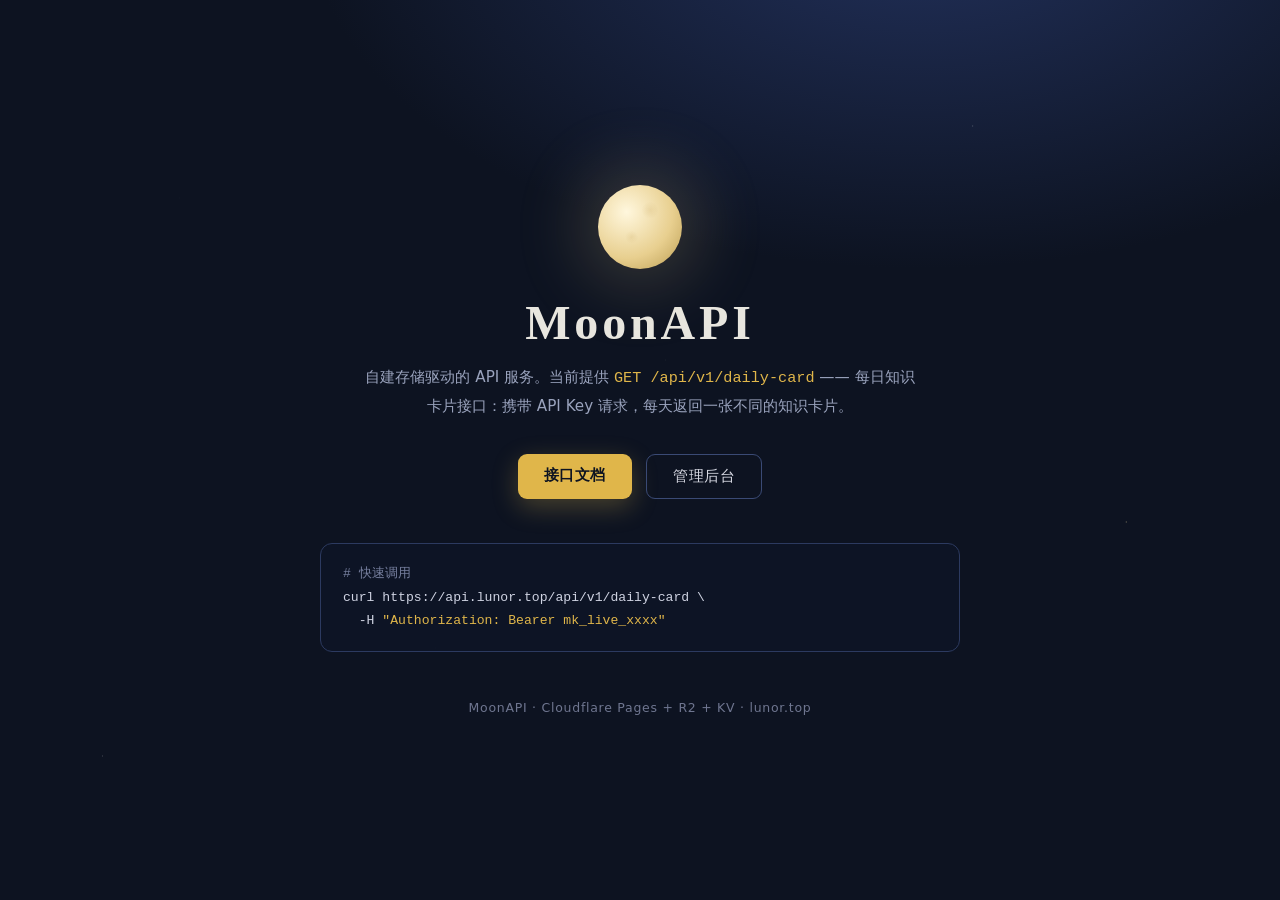
<file: public/index.html>
<!DOCTYPE html>
<html lang="zh-CN">
<head>
<meta charset="UTF-8">
<meta name="viewport" content="width=device-width, initial-scale=1.0">
<title>MoonAPI — 每日知识卡片 API</title>
<link rel="icon" href="data:image/svg+xml,<svg xmlns='http://www.w3.org/2000/svg' viewBox='0 0 100 100'><circle cx='50' cy='50' r='40' fill='%23e0b64a'/><circle cx='64' cy='42' r='34' fill='%230d1321'/></svg>">
<style>
  :root {
    --ink: #0d1321; --gold: #e0b64a; --gold-strong: #a8841a;
    --serif: Georgia, 'Times New Roman', 'Songti SC', 'SimSun', serif;
    --sans: 'Segoe UI', 'PingFang SC', 'Microsoft YaHei', system-ui, sans-serif;
    --mono: 'Cascadia Code', Consolas, 'Courier New', monospace;
  }
  * { box-sizing: border-box; margin: 0; padding: 0; }
  body {
    font-family: var(--sans); min-height: 100vh; color: #e8e6df;
    background: radial-gradient(1100px 640px at 72% -10%, #22315c 0%, var(--ink) 56%);
    display: flex; flex-direction: column; align-items: center; justify-content: center;
    padding: 48px 22px; position: relative; overflow-x: hidden;
  }
  .stars {
    position: fixed; inset: 0; pointer-events: none;
    background-image:
      radial-gradient(1px 1px at 14% 22%, #fff7 0, transparent 60%),
      radial-gradient(1.5px 1.5px at 76% 14%, #fff5 0, transparent 60%),
      radial-gradient(1px 1px at 34% 72%, #fff4 0, transparent 60%),
      radial-gradient(2px 2px at 88% 58%, #ffe9ad55 0, transparent 60%),
      radial-gradient(1px 1px at 52% 40%, #fff3 0, transparent 60%),
      radial-gradient(1.5px 1.5px at 8% 84%, #fff4 0, transparent 60%);
  }
  .moon {
    width: 84px; height: 84px; border-radius: 50%; margin-bottom: 26px;
    background: radial-gradient(circle at 34% 32%, #fff7dd, #e8cf8f 58%, #b99b4f);
    box-shadow: 0 0 70px 14px rgba(232, 207, 143, .22); position: relative;
  }
  .moon::after {
    content: ''; position: absolute; inset: 0; border-radius: 50%;
    background:
      radial-gradient(12px 12px at 62% 30%, #d9bd7d55 0, transparent 70%),
      radial-gradient(9px 9px at 40% 62%, #d9bd7d4d 0, transparent 70%);
  }
  h1 { font-family: var(--serif); font-size: clamp(2rem, 5vw, 3rem); letter-spacing: .08em; font-weight: 600; }
  .sub { margin: 14px 0 34px; color: #9aa3bd; text-align: center; max-width: 560px; line-height: 1.8; font-size: .95rem; }
  .sub .ep { font-family: var(--mono); color: var(--gold); }
  .actions { display: flex; gap: 14px; flex-wrap: wrap; justify-content: center; }
  a.btn {
    text-decoration: none; padding: 12px 26px; border-radius: 9px; font-size: .92rem; letter-spacing: .04em;
    transition: transform .15s, box-shadow .15s;
  }
  a.btn:hover { transform: translateY(-2px); }
  a.primary { background: var(--gold); color: var(--ink); font-weight: 700; box-shadow: 0 8px 26px rgba(224, 182, 74, .28); }
  a.ghost { border: 1px solid #3a4a75; color: #d7d9e3; }
  a.ghost:hover { border-color: var(--gold); color: var(--gold); }
  .snippet {
    margin-top: 44px; background: rgba(14, 20, 38, .85); border: 1px solid #2c3a60; border-radius: 12px;
    padding: 18px 22px; font-family: var(--mono); font-size: .82rem; color: #cfd3e2; max-width: 640px;
    width: 100%; overflow-x: auto; line-height: 1.8;
  }
  .snippet .c { color: #767f9e; }
  .snippet .k { color: var(--gold); }
  footer { margin-top: 48px; color: #6f7690; font-size: .78rem; letter-spacing: .06em; text-align: center; }
</style>
</head>
<body>
  <div class="stars" aria-hidden="true"></div>
  <div class="moon" aria-hidden="true"></div>
  <h1>MoonAPI</h1>
  <p class="sub">
    自建存储驱动的 API 服务。当前提供 <span class="ep">GET /api/v1/daily-card</span> ——
    每日知识卡片接口：携带 API Key 请求，每天返回一张不同的知识卡片。
  </p>
  <div class="actions">
    <a class="btn primary" href="/docs/">接口文档</a>
    <a class="btn ghost" href="/admin/">管理后台</a>
  </div>
  <div class="snippet">
    <span class="c"># 快速调用</span><br>
    curl https://api.lunor.top/api/v1/daily-card \<br>
    &nbsp;&nbsp;-H <span class="k">"Authorization: Bearer mk_live_xxxx"</span>
  </div>
  <footer>MoonAPI · Cloudflare Pages + R2 + KV · lunor.top</footer>
</body>
</html>
</file>
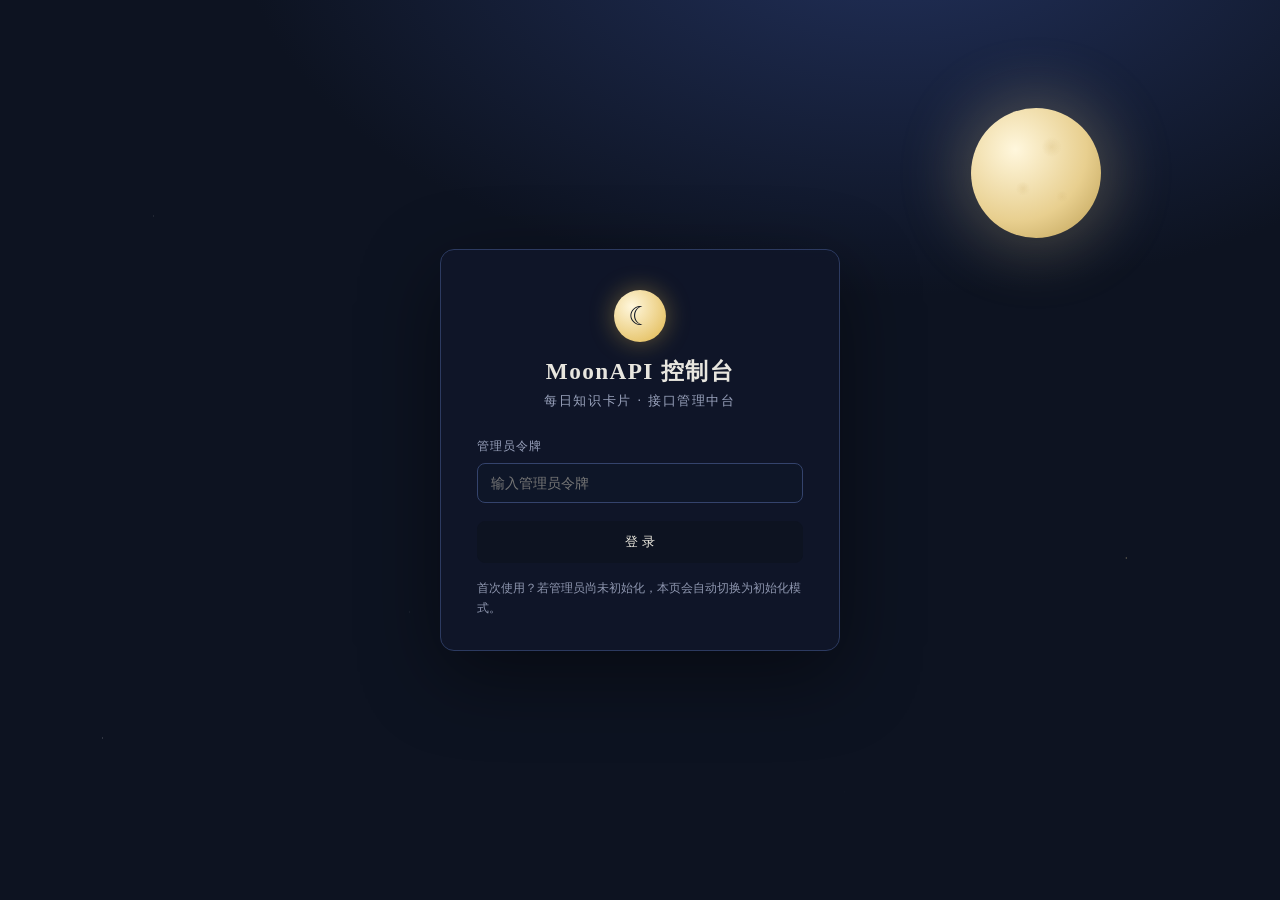
<file: public/admin/index.html>
<!DOCTYPE html>
<html lang="zh-CN">
<head>
<meta charset="UTF-8">
<meta name="viewport" content="width=device-width, initial-scale=1.0">
<title>MoonAPI 控制台</title>
<link rel="stylesheet" href="./style.css">
<link rel="icon" href="data:image/svg+xml,<svg xmlns='http://www.w3.org/2000/svg' viewBox='0 0 100 100'><circle cx='50' cy='50' r='40' fill='%23e0b64a'/><circle cx='64' cy='42' r='34' fill='%230d1321'/></svg>">
</head>
<body>

<!-- 登录 / 初始化屏 -->
<div id="auth-screen" class="auth-screen" hidden>
  <div class="starfield" aria-hidden="true"></div>
  <div class="moon-orb" aria-hidden="true"></div>
  <div class="auth-card">
    <div class="auth-brand">
      <span class="auth-logo" aria-hidden="true">☾</span>
      <h1>MoonAPI 控制台</h1>
      <p class="auth-sub">每日知识卡片 · 接口管理中台</p>
    </div>
    <form id="auth-form" autocomplete="off">
      <label id="auth-label" for="auth-token">管理员令牌</label>
      <input id="auth-token" type="password" minlength="8" required placeholder="输入管理员令牌">
      <button type="submit" class="btn btn-primary btn-block" id="auth-submit">登 录</button>
    </form>
    <p class="auth-hint" id="auth-hint"></p>
  </div>
</div>

<!-- 主界面 -->
<div id="app-screen" class="app-screen" hidden>
  <aside class="sidebar">
    <div class="brand">
      <span class="brand-mark" aria-hidden="true">☾</span>
      <div class="brand-text">
        <strong>MoonAPI</strong>
        <small>接口管理中台</small>
      </div>
    </div>
    <nav class="nav" aria-label="主导航">
      <a href="#/stats" data-nav="stats"><span class="nav-ico" aria-hidden="true">◔</span>数据概览</a>
      <a href="#/cards" data-nav="cards"><span class="nav-ico" aria-hidden="true">❖</span>知识卡片</a>
      <a href="#/daily" data-nav="daily"><span class="nav-ico" aria-hidden="true">☀</span>每日排期</a>
      <a href="#/proxy" data-nav="proxy"><span class="nav-ico" aria-hidden="true">⇄</span>代理服务</a>
      <a href="#/playground" data-nav="playground"><span class="nav-ico" aria-hidden="true">✦</span>试调用</a>
      <a href="#/media" data-nav="media"><span class="nav-ico" aria-hidden="true">▣</span>媒体库</a>
      <a href="#/keys" data-nav="keys"><span class="nav-ico" aria-hidden="true">⚿</span>API 密钥</a>
    </nav>
    <div class="sidebar-foot">
      <div class="stat-line" id="stat-cards">卡片 —</div>
      <div class="stat-line" id="stat-keys">密钥 —</div>
      <button class="link-btn" id="bg-toggle" title="切换背景主题">背景 · 月岩灰</button>
      <button class="link-btn" id="logout-btn">退出登录</button>
    </div>
  </aside>

  <main class="main">
    <header class="topbar">
      <div>
        <h2 id="view-title">知识卡片</h2>
        <p id="view-desc"></p>
      </div>
      <div class="topbar-date" id="topbar-date"></div>
    </header>
    <section id="view" class="view" aria-live="polite"></section>
  </main>
</div>

<div id="modal-root"></div>
<div id="toast-root" class="toast-root" aria-live="assertive"></div>

<script src="./app.js"></script>
</body>
</html>
</file>
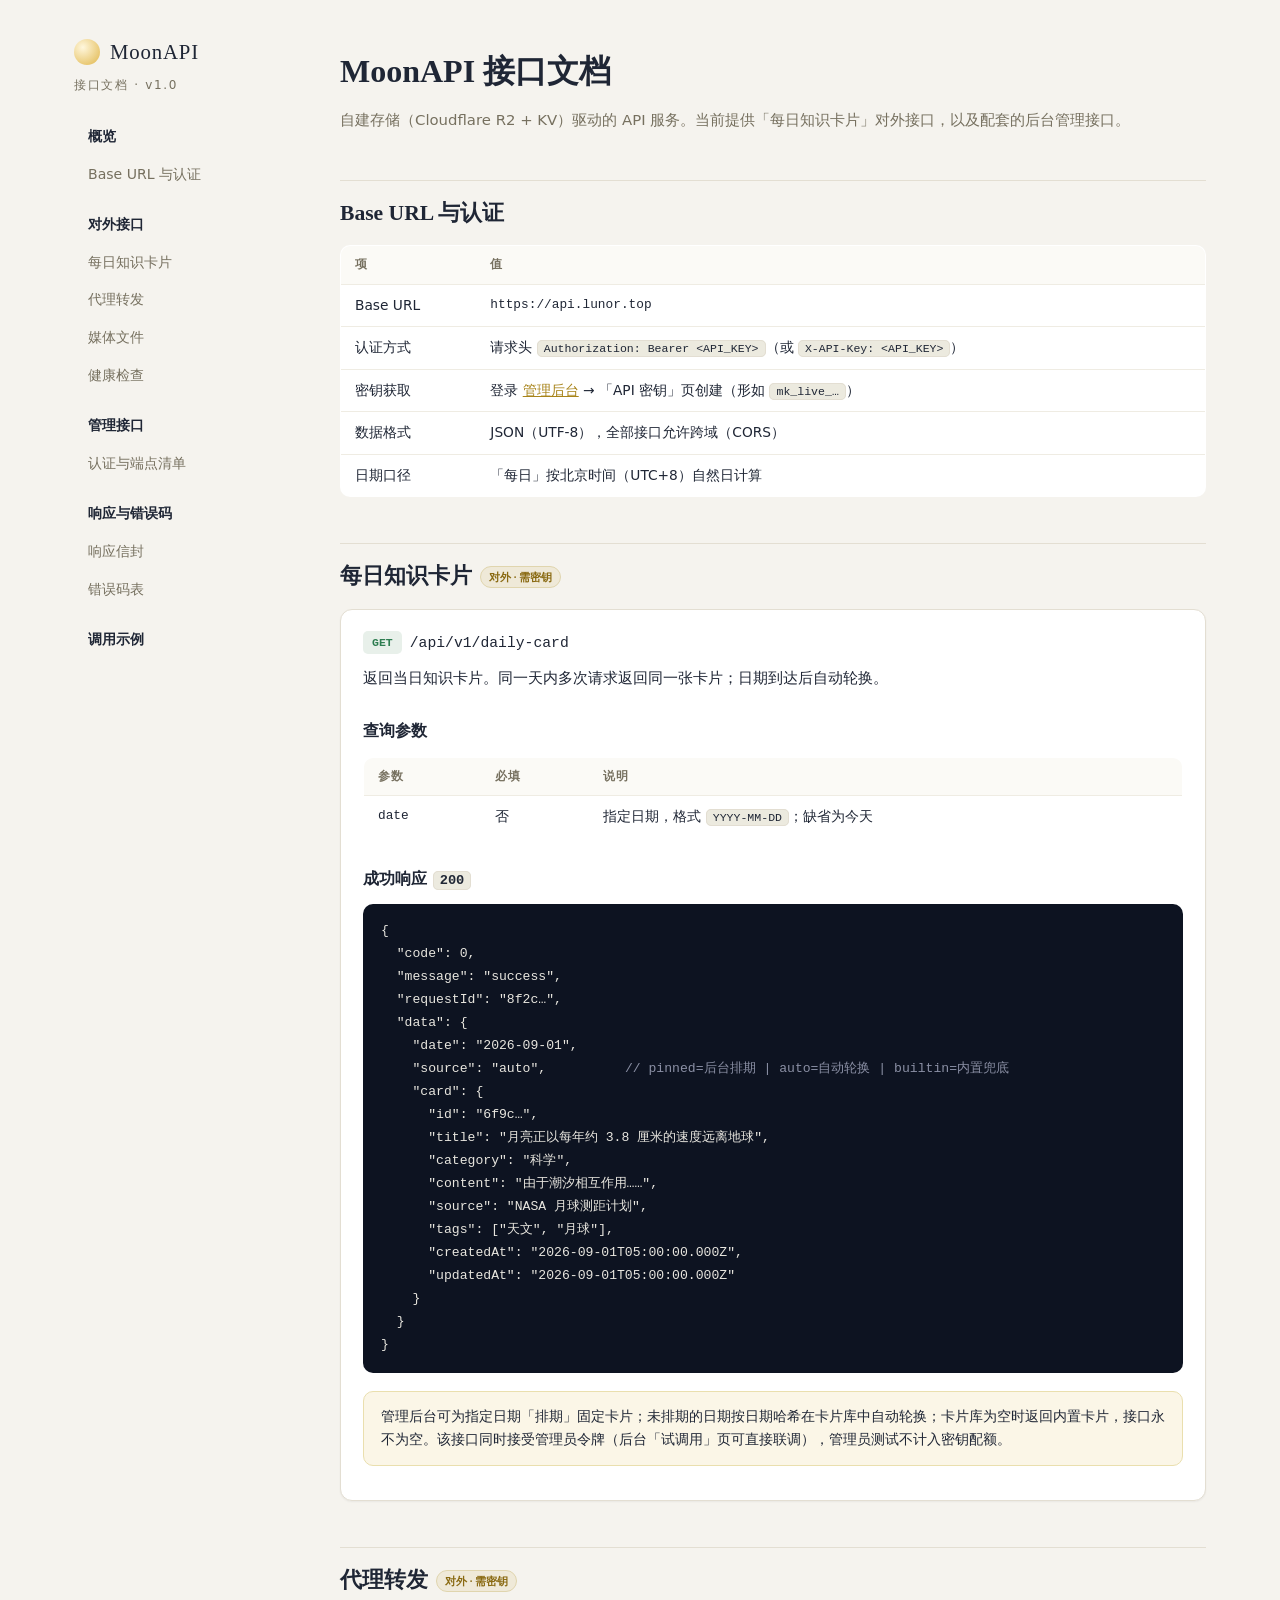
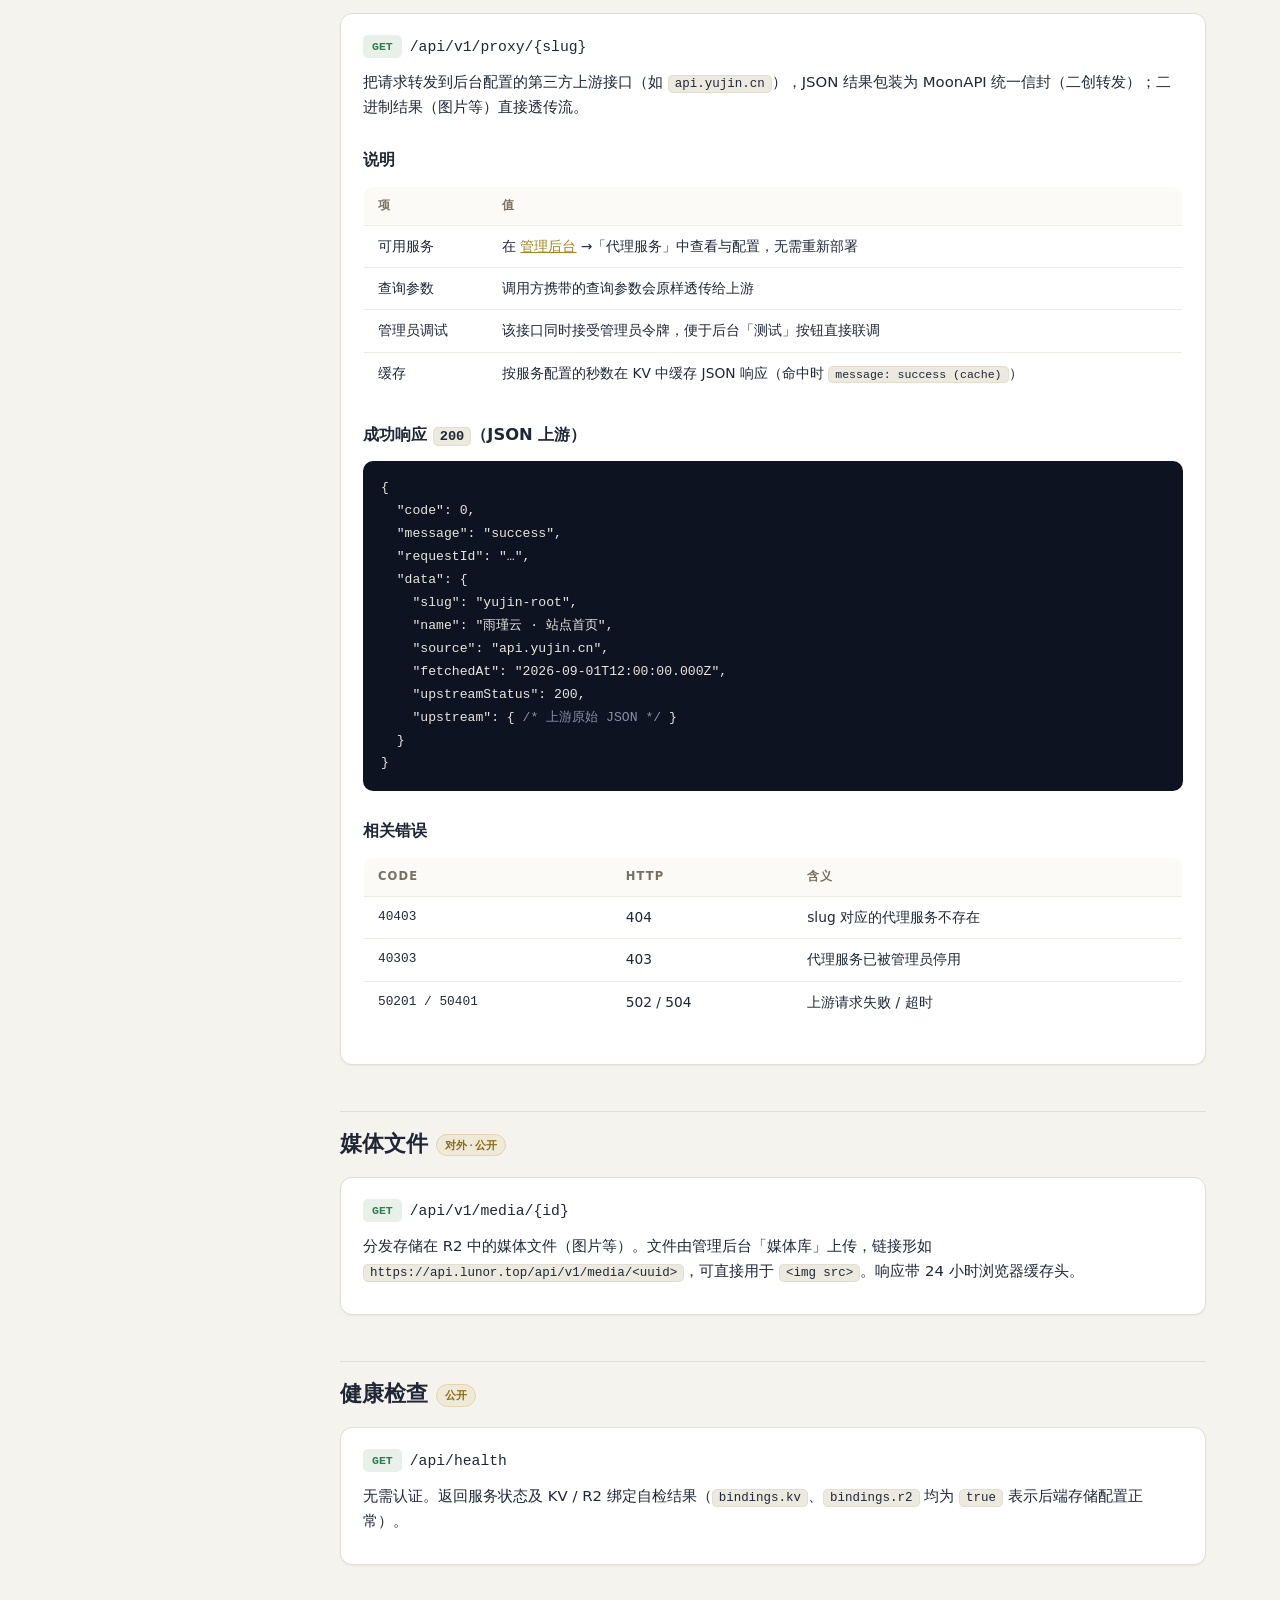
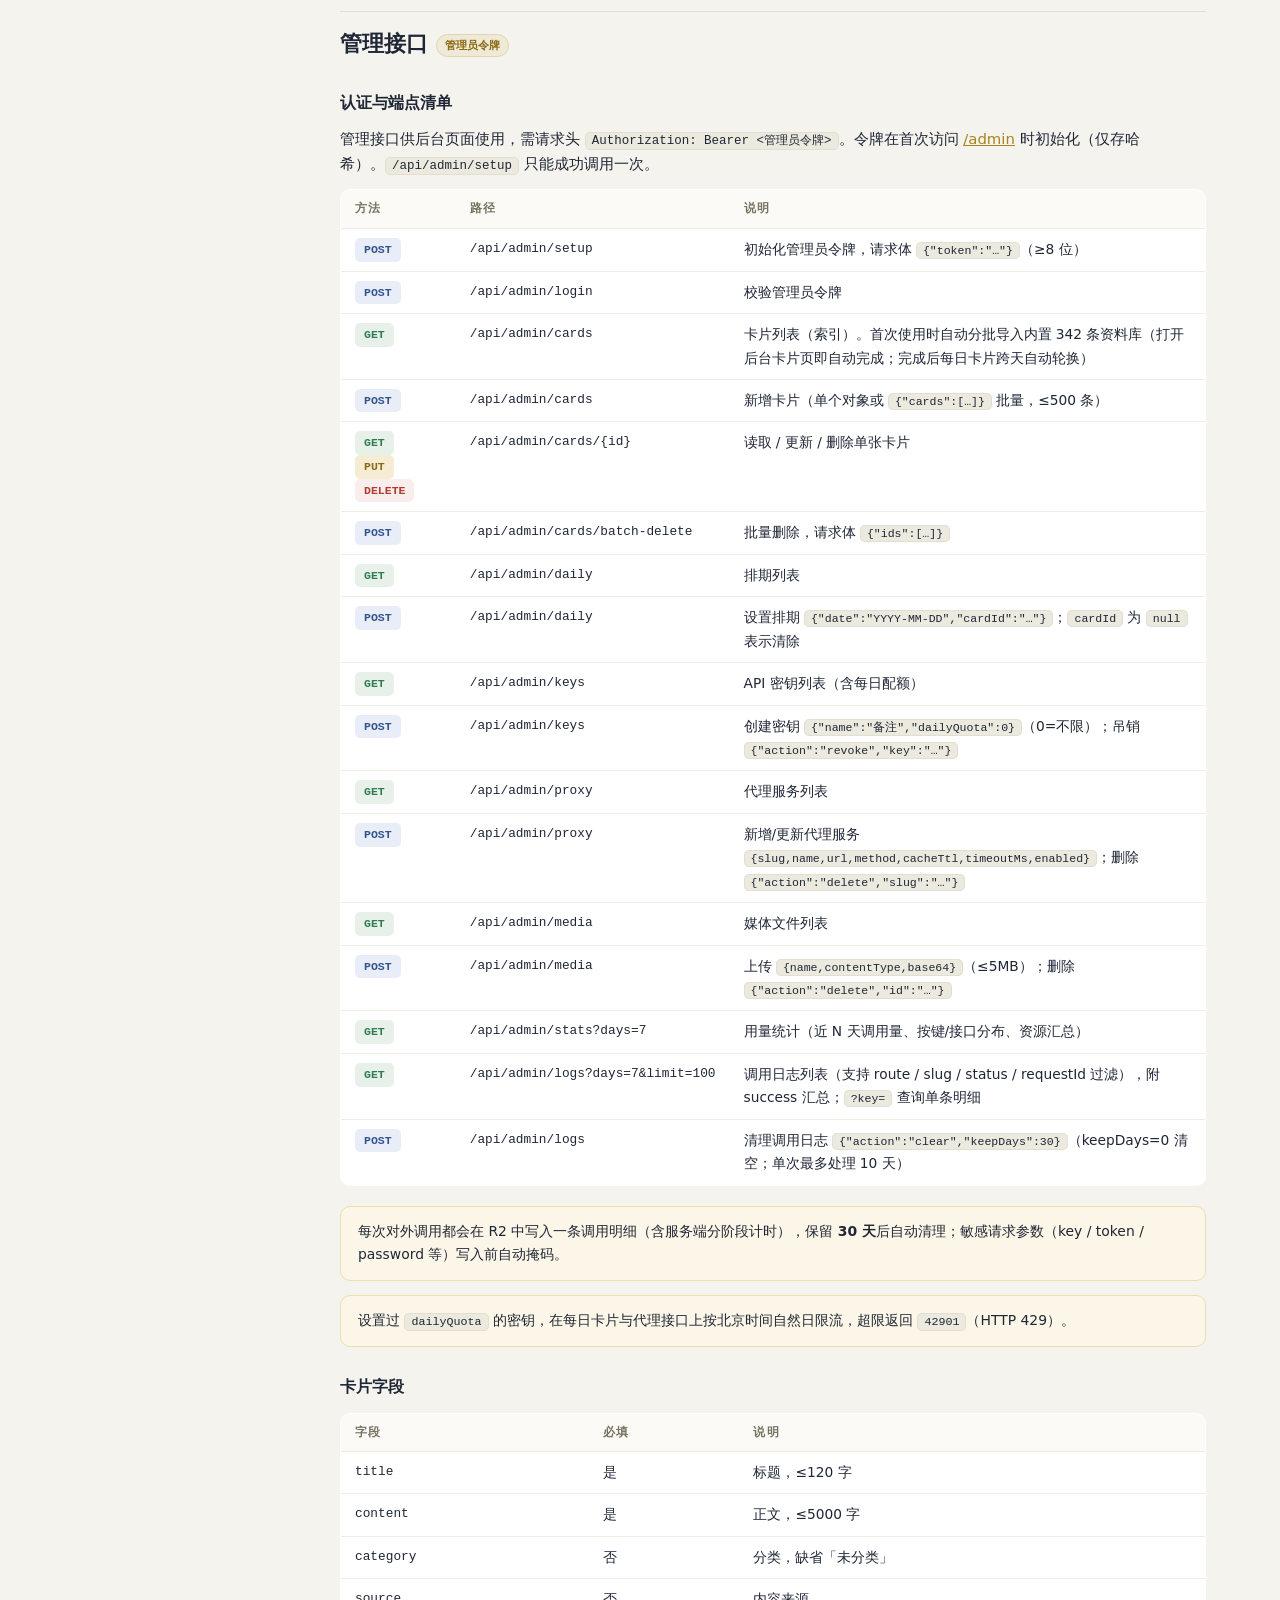
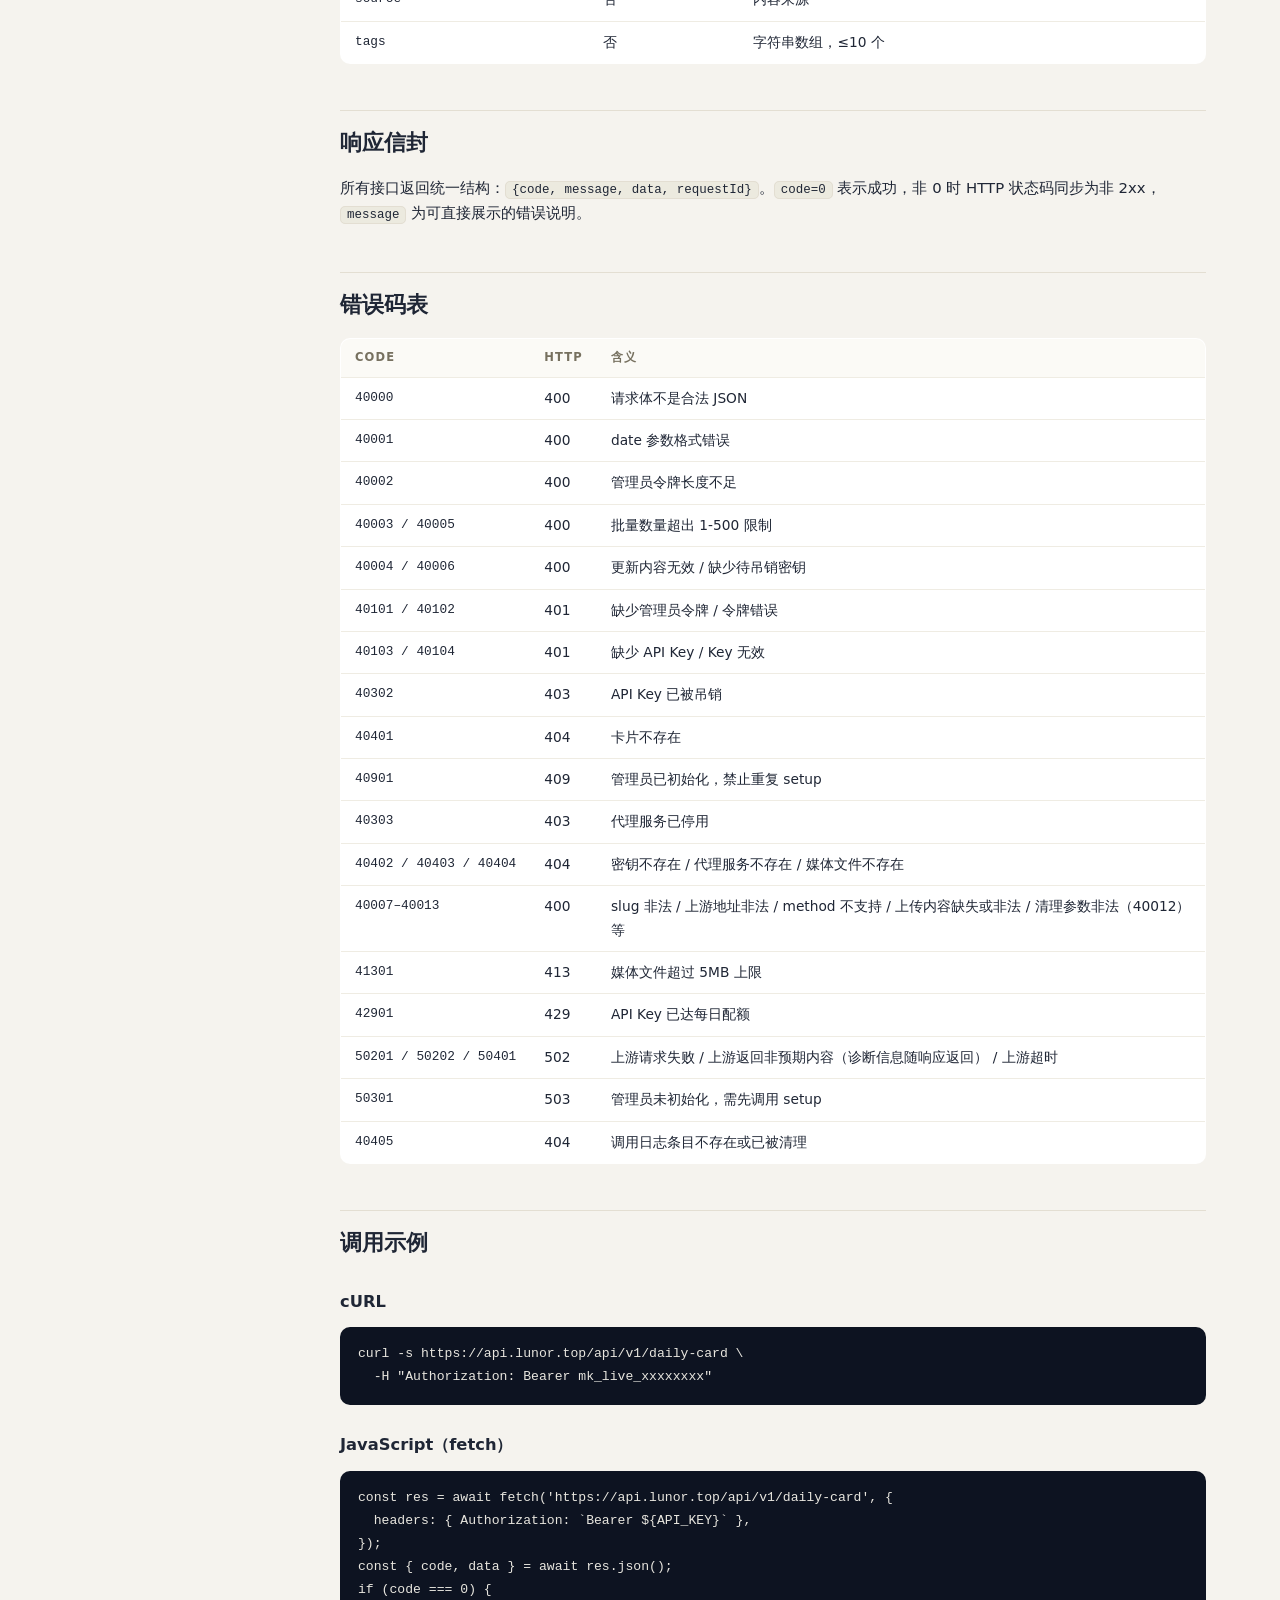
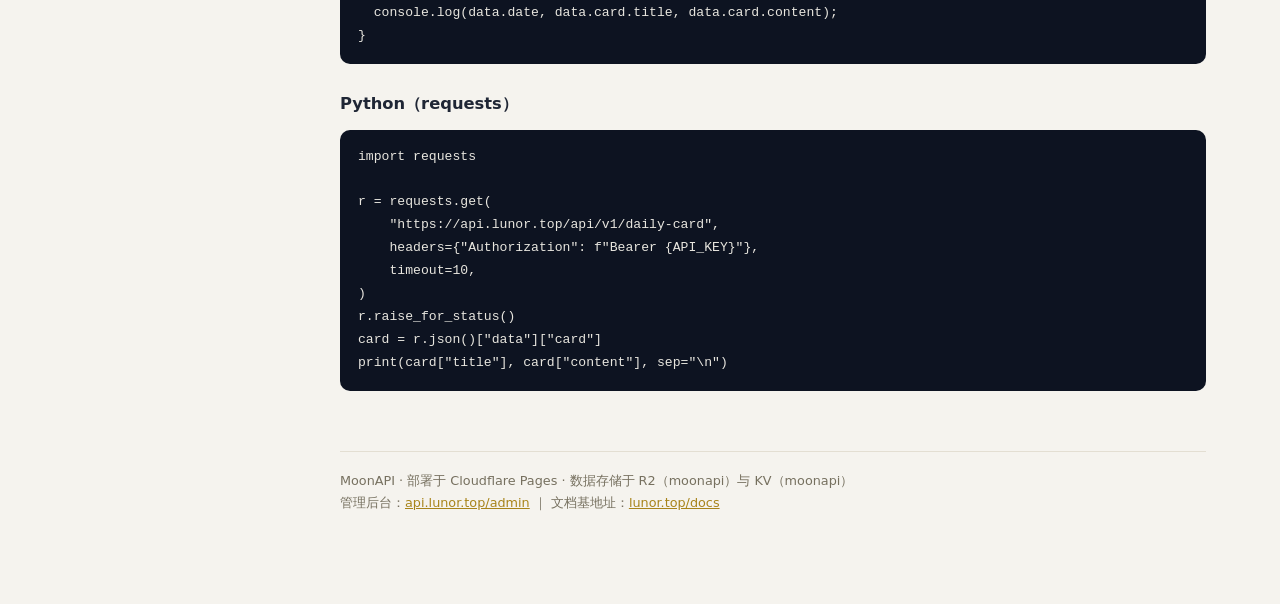
<file: public/docs/index.html>
<!DOCTYPE html>
<html lang="zh-CN">
<head>
<meta charset="UTF-8">
<meta name="viewport" content="width=device-width, initial-scale=1.0">
<title>MoonAPI 接口文档</title>
<link rel="icon" href="data:image/svg+xml,<svg xmlns='http://www.w3.org/2000/svg' viewBox='0 0 100 100'><circle cx='50' cy='50' r='40' fill='%23e0b64a'/><circle cx='64' cy='42' r='34' fill='%230d1321'/></svg>">
<style>
  :root {
    --ink: #0d1321; --paper: #f5f3ee; --card: #fff; --line: #e3ded2;
    --text: #1f2635; --muted: #76705f; --gold: #c9a227; --gold-strong: #a8841a;
    --serif: Georgia, 'Times New Roman', 'Songti SC', 'SimSun', serif;
    --sans: 'Segoe UI', 'PingFang SC', 'Microsoft YaHei', system-ui, sans-serif;
    --mono: 'Cascadia Code', Consolas, 'Courier New', monospace;
  }
  * { box-sizing: border-box; margin: 0; padding: 0; }
  body { font-family: var(--sans); background: var(--paper); color: var(--text); line-height: 1.7; }
  a { color: var(--gold-strong); }
  .layout { display: grid; grid-template-columns: 230px 1fr; max-width: 1180px; margin: 0 auto; gap: 36px; padding: 0 24px; }
  aside { position: sticky; top: 0; height: 100vh; overflow-y: auto; padding: 34px 0; }
  .brand { font-family: var(--serif); font-size: 1.3rem; letter-spacing: .04em; display: flex; align-items: center; gap: 10px; margin-bottom: 6px; }
  .brand .dot { width: 26px; height: 26px; border-radius: 50%; background: radial-gradient(circle at 34% 32%, #fff7dd, #e0b64a); flex: none; }
  .brand-sub { font-size: .75rem; color: var(--muted); letter-spacing: .14em; margin-bottom: 22px; }
  aside nav a { display: block; padding: 7px 12px; color: var(--muted); text-decoration: none; font-size: .88rem; border-left: 2px solid transparent; border-radius: 0 6px 6px 0; }
  aside nav a:hover { color: var(--text); background: #efece2; }
  aside nav a.h { font-weight: 600; color: var(--text); margin-top: 12px; }
  main { padding: 44px 0 90px; min-width: 0; }
  h1 { font-family: var(--serif); font-size: 2rem; font-weight: 600; margin-bottom: 10px; }
  .lead { color: var(--muted); margin-bottom: 26px; }
  h2 { font-family: var(--serif); font-size: 1.35rem; margin: 46px 0 14px; padding-top: 14px; border-top: 1px solid var(--line); }
  h3 { font-size: 1.02rem; margin: 26px 0 10px; }
  p { margin-bottom: 10px; font-size: .93rem; }
  .method { display: inline-block; font-family: var(--mono); font-size: .72rem; font-weight: 700; padding: 2px 9px; border-radius: 5px; margin-right: 8px; vertical-align: 1px; }
  .m-get { background: #e8f0ea; color: #2e7d51; }
  .m-post { background: #e9edf7; color: #31548f; }
  .m-put { background: #f6ecd4; color: #8a6a12; }
  .m-delete { background: #faeeec; color: #b23a30; }
  .ep { font-family: var(--mono); font-size: .92rem; }
  .badge { display: inline-block; font-size: .68rem; padding: 1px 8px; border-radius: 999px; background: #efe9d8; color: #8a6a12; border: 1px solid #e0d5ae; margin-left: 8px; vertical-align: 2px; }
  pre { background: var(--ink); color: #e8e6df; border-radius: 10px; padding: 16px 18px; overflow-x: auto; font-family: var(--mono); font-size: .82rem; line-height: 1.75; margin: 12px 0 18px; }
  pre .c { color: #8b90a5; }
  code.inline { font-family: var(--mono); font-size: .84em; background: #eceadf; border: 1px solid var(--line); padding: 1px 6px; border-radius: 5px; }
  table { width: 100%; border-collapse: collapse; font-size: .86rem; margin: 12px 0 20px; background: var(--card); border: 1px solid var(--line); border-radius: 10px; overflow: hidden; }
  th, td { text-align: left; padding: 9px 14px; border-bottom: 1px solid #efece3; vertical-align: top; }
  th { font-size: .72rem; letter-spacing: .1em; text-transform: uppercase; color: var(--muted); background: #fbfaf6; }
  td.mono { font-family: var(--mono); font-size: .8rem; white-space: nowrap; }
  .callout { background: #fbf6e7; border: 1px solid #eadfae; border-radius: 10px; padding: 13px 17px; font-size: .87rem; margin: 14px 0; }
  .endpoint-card { background: var(--card); border: 1px solid var(--line); border-radius: 12px; padding: 20px 22px; margin-bottom: 22px; box-shadow: 0 1px 2px rgba(13,19,33,.05); }
  footer { margin-top: 60px; padding-top: 18px; border-top: 1px solid var(--line); color: var(--muted); font-size: .8rem; }
  @media (max-width: 860px) {
    .layout { grid-template-columns: 1fr; gap: 0; }
    aside { position: static; height: auto; padding: 26px 0 0; }
    aside nav { display: flex; flex-wrap: wrap; gap: 2px; }
  }
</style>
</head>
<body>
<div class="layout">
  <aside>
    <div class="brand"><span class="dot"></span>MoonAPI</div>
    <div class="brand-sub">接口文档 · v1.0</div>
    <nav>
      <a href="#overview" class="h">概览</a>
      <a href="#base">Base URL 与认证</a>
      <a href="#daily-card" class="h">对外接口</a>
      <a href="#daily-card">每日知识卡片</a>
      <a href="#proxy">代理转发</a>
      <a href="#media">媒体文件</a>
      <a href="#health">健康检查</a>
      <a href="#admin-api" class="h">管理接口</a>
      <a href="#admin-overview">认证与端点清单</a>
      <a href="#response" class="h">响应与错误码</a>
      <a href="#response">响应信封</a>
      <a href="#errors">错误码表</a>
      <a href="#examples" class="h">调用示例</a>
    </nav>
  </aside>

  <main>
    <h1>MoonAPI 接口文档</h1>
    <p class="lead">自建存储（Cloudflare R2 + KV）驱动的 API 服务。当前提供「每日知识卡片」对外接口，以及配套的后台管理接口。</p>

    <h2 id="base">Base URL 与认证</h2>
    <table>
      <tr><th>项</th><th>值</th></tr>
      <tr><td>Base URL</td><td class="mono">https://api.lunor.top</td></tr>
      <tr><td>认证方式</td><td>请求头 <code class="inline">Authorization: Bearer &lt;API_KEY&gt;</code>（或 <code class="inline">X-API-Key: &lt;API_KEY&gt;</code>）</td></tr>
      <tr><td>密钥获取</td><td>登录 <a href="/admin/">管理后台</a> → 「API 密钥」页创建（形如 <code class="inline">mk_live_…</code>）</td></tr>
      <tr><td>数据格式</td><td>JSON（UTF-8），全部接口允许跨域（CORS）</td></tr>
      <tr><td>日期口径</td><td>「每日」按北京时间（UTC+8）自然日计算</td></tr>
    </table>

    <h2 id="daily-card">每日知识卡片<span class="badge">对外 · 需密钥</span></h2>
    <div class="endpoint-card">
      <p><span class="method m-get">GET</span><span class="ep">/api/v1/daily-card</span></p>
      <p>返回当日知识卡片。同一天内多次请求返回同一张卡片；日期到达后自动轮换。</p>
      <h3>查询参数</h3>
      <table>
        <tr><th>参数</th><th>必填</th><th>说明</th></tr>
        <tr><td class="mono">date</td><td>否</td><td>指定日期，格式 <code class="inline">YYYY-MM-DD</code>；缺省为今天</td></tr>
      </table>
      <h3>成功响应 <code class="inline">200</code></h3>
<pre>{
  "code": 0,
  "message": "success",
  "requestId": "8f2c…",
  "data": {
    "date": "2026-09-01",
    "source": "auto",          <span class="c">// pinned=后台排期 | auto=自动轮换 | builtin=内置兜底</span>
    "card": {
      "id": "6f9c…",
      "title": "月亮正以每年约 3.8 厘米的速度远离地球",
      "category": "科学",
      "content": "由于潮汐相互作用……",
      "source": "NASA 月球测距计划",
      "tags": ["天文", "月球"],
      "createdAt": "2026-09-01T05:00:00.000Z",
      "updatedAt": "2026-09-01T05:00:00.000Z"
    }
  }
}</pre>
      <div class="callout">管理后台可为指定日期「排期」固定卡片；未排期的日期按日期哈希在卡片库中自动轮换；卡片库为空时返回内置卡片，接口永不为空。该接口同时接受管理员令牌（后台「试调用」页可直接联调），管理员测试不计入密钥配额。</div>
    </div>

    <h2 id="proxy">代理转发<span class="badge">对外 · 需密钥</span></h2>
    <div class="endpoint-card">
      <p><span class="method m-get">GET</span><span class="ep">/api/v1/proxy/{slug}</span></p>
      <p>把请求转发到后台配置的第三方上游接口（如 <code class="inline">api.yujin.cn</code>），JSON 结果包装为 MoonAPI 统一信封（二创转发）；二进制结果（图片等）直接透传流。</p>
      <h3>说明</h3>
      <table>
        <tr><th>项</th><th>值</th></tr>
        <tr><td>可用服务</td><td>在 <a href="/admin/">管理后台</a> →「代理服务」中查看与配置，无需重新部署</td></tr>
        <tr><td>查询参数</td><td>调用方携带的查询参数会原样透传给上游</td></tr>
        <tr><td>管理员调试</td><td>该接口同时接受管理员令牌，便于后台「测试」按钮直接联调</td></tr>
        <tr><td>缓存</td><td>按服务配置的秒数在 KV 中缓存 JSON 响应（命中时 <code class="inline">message: success (cache)</code>）</td></tr>
      </table>
      <h3>成功响应 <code class="inline">200</code>（JSON 上游）</h3>
<pre>{
  "code": 0,
  "message": "success",
  "requestId": "…",
  "data": {
    "slug": "yujin-root",
    "name": "雨瑾云 · 站点首页",
    "source": "api.yujin.cn",
    "fetchedAt": "2026-09-01T12:00:00.000Z",
    "upstreamStatus": 200,
    "upstream": { <span class="c">/* 上游原始 JSON */</span> }
  }
}</pre>
      <h3>相关错误</h3>
      <table>
        <tr><th>code</th><th>HTTP</th><th>含义</th></tr>
        <tr><td class="mono">40403</td><td>404</td><td>slug 对应的代理服务不存在</td></tr>
        <tr><td class="mono">40303</td><td>403</td><td>代理服务已被管理员停用</td></tr>
        <tr><td class="mono">50201 / 50401</td><td>502 / 504</td><td>上游请求失败 / 超时</td></tr>
      </table>
    </div>

    <h2 id="media">媒体文件<span class="badge">对外 · 公开</span></h2>
    <div class="endpoint-card">
      <p><span class="method m-get">GET</span><span class="ep">/api/v1/media/{id}</span></p>
      <p>分发存储在 R2 中的媒体文件（图片等）。文件由管理后台「媒体库」上传，链接形如
      <code class="inline">https://api.lunor.top/api/v1/media/&lt;uuid&gt;</code>，可直接用于
      <code class="inline">&lt;img src&gt;</code>。响应带 24 小时浏览器缓存头。</p>
    </div>

    <h2 id="health">健康检查<span class="badge">公开</span></h2>
    <div class="endpoint-card">
      <p><span class="method m-get">GET</span><span class="ep">/api/health</span></p>
      <p>无需认证。返回服务状态及 KV / R2 绑定自检结果（<code class="inline">bindings.kv</code>、<code class="inline">bindings.r2</code> 均为 <code class="inline">true</code> 表示后端存储配置正常）。</p>
    </div>

    <h2 id="admin-api">管理接口<span class="badge">管理员令牌</span></h2>
    <h3 id="admin-overview">认证与端点清单</h3>
    <p>管理接口供后台页面使用，需请求头 <code class="inline">Authorization: Bearer &lt;管理员令牌&gt;</code>。令牌在首次访问 <a href="/admin/">/admin</a> 时初始化（仅存哈希）。<code class="inline">/api/admin/setup</code> 只能成功调用一次。</p>
    <table>
      <tr><th>方法</th><th>路径</th><th>说明</th></tr>
      <tr><td><span class="method m-post">POST</span></td><td class="mono">/api/admin/setup</td><td>初始化管理员令牌，请求体 <code class="inline">{"token":"…"}</code>（≥8 位）</td></tr>
      <tr><td><span class="method m-post">POST</span></td><td class="mono">/api/admin/login</td><td>校验管理员令牌</td></tr>
      <tr><td><span class="method m-get">GET</span></td><td class="mono">/api/admin/cards</td><td>卡片列表（索引）。首次使用时自动分批导入内置 342 条资料库（打开后台卡片页即自动完成；完成后每日卡片跨天自动轮换）</td></tr>
      <tr><td><span class="method m-post">POST</span></td><td class="mono">/api/admin/cards</td><td>新增卡片（单个对象或 <code class="inline">{"cards":[…]}</code> 批量，≤500 条）</td></tr>
      <tr><td><span class="method m-get">GET</span> <span class="method m-put">PUT</span> <span class="method m-delete">DELETE</span></td><td class="mono">/api/admin/cards/{id}</td><td>读取 / 更新 / 删除单张卡片</td></tr>
      <tr><td><span class="method m-post">POST</span></td><td class="mono">/api/admin/cards/batch-delete</td><td>批量删除，请求体 <code class="inline">{"ids":[…]}</code></td></tr>
      <tr><td><span class="method m-get">GET</span></td><td class="mono">/api/admin/daily</td><td>排期列表</td></tr>
      <tr><td><span class="method m-post">POST</span></td><td class="mono">/api/admin/daily</td><td>设置排期 <code class="inline">{"date":"YYYY-MM-DD","cardId":"…"}</code>；<code class="inline">cardId</code> 为 <code class="inline">null</code> 表示清除</td></tr>
      <tr><td><span class="method m-get">GET</span></td><td class="mono">/api/admin/keys</td><td>API 密钥列表（含每日配额）</td></tr>
      <tr><td><span class="method m-post">POST</span></td><td class="mono">/api/admin/keys</td><td>创建密钥 <code class="inline">{"name":"备注","dailyQuota":0}</code>（0=不限）；吊销 <code class="inline">{"action":"revoke","key":"…"}</code></td></tr>
      <tr><td><span class="method m-get">GET</span></td><td class="mono">/api/admin/proxy</td><td>代理服务列表</td></tr>
      <tr><td><span class="method m-post">POST</span></td><td class="mono">/api/admin/proxy</td><td>新增/更新代理服务 <code class="inline">{slug,name,url,method,cacheTtl,timeoutMs,enabled}</code>；删除 <code class="inline">{"action":"delete","slug":"…"}</code></td></tr>
      <tr><td><span class="method m-get">GET</span></td><td class="mono">/api/admin/media</td><td>媒体文件列表</td></tr>
      <tr><td><span class="method m-post">POST</span></td><td class="mono">/api/admin/media</td><td>上传 <code class="inline">{name,contentType,base64}</code>（≤5MB）；删除 <code class="inline">{"action":"delete","id":"…"}</code></td></tr>
      <tr><td><span class="method m-get">GET</span></td><td class="mono">/api/admin/stats?days=7</td><td>用量统计（近 N 天调用量、按键/接口分布、资源汇总）</td></tr>
      <tr><td><span class="method m-get">GET</span></td><td class="mono">/api/admin/logs?days=7&limit=100</td><td>调用日志列表（支持 route / slug / status / requestId 过滤），附 success 汇总；<code class="inline">?key=</code> 查询单条明细</td></tr>
      <tr><td><span class="method m-post">POST</span></td><td class="mono">/api/admin/logs</td><td>清理调用日志 <code class="inline">{"action":"clear","keepDays":30}</code>（keepDays=0 清空；单次最多处理 10 天）</td></tr>
    </table>
    <div class="callout">每次对外调用都会在 R2 中写入一条调用明细（含服务端分阶段计时），保留 <strong>30 天</strong>后自动清理；敏感请求参数（key / token / password 等）写入前自动掩码。</div>
    <div class="callout">设置过 <code class="inline">dailyQuota</code> 的密钥，在每日卡片与代理接口上按北京时间自然日限流，超限返回 <code class="inline">42901</code>（HTTP 429）。</div>
    <h3>卡片字段</h3>
    <table>
      <tr><th>字段</th><th>必填</th><th>说明</th></tr>
      <tr><td class="mono">title</td><td>是</td><td>标题，≤120 字</td></tr>
      <tr><td class="mono">content</td><td>是</td><td>正文，≤5000 字</td></tr>
      <tr><td class="mono">category</td><td>否</td><td>分类，缺省「未分类」</td></tr>
      <tr><td class="mono">source</td><td>否</td><td>内容来源</td></tr>
      <tr><td class="mono">tags</td><td>否</td><td>字符串数组，≤10 个</td></tr>
    </table>

    <h2 id="response">响应信封</h2>
    <p>所有接口返回统一结构：<code class="inline">{code, message, data, requestId}</code>。<code class="inline">code=0</code> 表示成功，非 0 时 HTTP 状态码同步为非 2xx，<code class="inline">message</code> 为可直接展示的错误说明。</p>

    <h2 id="errors">错误码表</h2>
    <table>
      <tr><th>code</th><th>HTTP</th><th>含义</th></tr>
      <tr><td class="mono">40000</td><td>400</td><td>请求体不是合法 JSON</td></tr>
      <tr><td class="mono">40001</td><td>400</td><td>date 参数格式错误</td></tr>
      <tr><td class="mono">40002</td><td>400</td><td>管理员令牌长度不足</td></tr>
      <tr><td class="mono">40003 / 40005</td><td>400</td><td>批量数量超出 1-500 限制</td></tr>
      <tr><td class="mono">40004 / 40006</td><td>400</td><td>更新内容无效 / 缺少待吊销密钥</td></tr>
      <tr><td class="mono">40101 / 40102</td><td>401</td><td>缺少管理员令牌 / 令牌错误</td></tr>
      <tr><td class="mono">40103 / 40104</td><td>401</td><td>缺少 API Key / Key 无效</td></tr>
      <tr><td class="mono">40302</td><td>403</td><td>API Key 已被吊销</td></tr>
      <tr><td class="mono">40401</td><td>404</td><td>卡片不存在</td></tr>
      <tr><td class="mono">40901</td><td>409</td><td>管理员已初始化，禁止重复 setup</td></tr>
      <tr><td class="mono">40303</td><td>403</td><td>代理服务已停用</td></tr>
      <tr><td class="mono">40402 / 40403 / 40404</td><td>404</td><td>密钥不存在 / 代理服务不存在 / 媒体文件不存在</td></tr>
      <tr><td class="mono">40007–40013</td><td>400</td><td>slug 非法 / 上游地址非法 / method 不支持 / 上传内容缺失或非法 / 清理参数非法（40012）等</td></tr>
      <tr><td class="mono">41301</td><td>413</td><td>媒体文件超过 5MB 上限</td></tr>
      <tr><td class="mono">42901</td><td>429</td><td>API Key 已达每日配额</td></tr>
      <tr><td class="mono">50201 / 50202 / 50401</td><td>502</td><td>上游请求失败 / 上游返回非预期内容（诊断信息随响应返回） / 上游超时</td></tr>
      <tr><td class="mono">50301</td><td>503</td><td>管理员未初始化，需先调用 setup</td></tr>
      <tr><td class="mono">40405</td><td>404</td><td>调用日志条目不存在或已被清理</td></tr>
    </table>

    <h2 id="examples">调用示例</h2>
    <h3>cURL</h3>
<pre>curl -s https://api.lunor.top/api/v1/daily-card \
  -H "Authorization: Bearer mk_live_xxxxxxxx"</pre>
    <h3>JavaScript（fetch）</h3>
<pre>const res = await fetch('https://api.lunor.top/api/v1/daily-card', {
  headers: { Authorization: `Bearer ${API_KEY}` },
});
const { code, data } = await res.json();
if (code === 0) {
  console.log(data.date, data.card.title, data.card.content);
}</pre>
    <h3>Python（requests）</h3>
<pre>import requests

r = requests.get(
    "https://api.lunor.top/api/v1/daily-card",
    headers={"Authorization": f"Bearer {API_KEY}"},
    timeout=10,
)
r.raise_for_status()
card = r.json()["data"]["card"]
print(card["title"], card["content"], sep="\n")</pre>

    <footer>
      MoonAPI · 部署于 Cloudflare Pages · 数据存储于 R2（moonapi）与 KV（moonapi）<br>
      管理后台：<a href="/admin/">api.lunor.top/admin</a> ｜ 文档基地址：<a href="/docs/">lunor.top/docs</a>
    </footer>
  </main>
</div>
</body>
</html>
</file>
<file: public/admin/style.css>
/* MoonAPI 控制台 —— 月相主题：深空蓝 × 月光金 */
:root {
  --ink: #0d1321;
  --ink-2: #141c30;
  --paper: #f5f3ee;
  --card: #ffffff;
  --field: #ffffff;
  --sunken: #f1eee4;
  --line: #e3ded2;
  --text: #1f2635;
  --muted: #76705f;
  --gold: #c9a227;
  --gold-strong: #a8841a;
  --gold-soft: #f4e8c8;
  --danger: #b23a30;
  --ok: #2e7d51;
  --serif: Georgia, 'Times New Roman', 'Songti SC', 'SimSun', serif;
  --sans: 'Segoe UI', 'PingFang SC', 'Microsoft YaHei', system-ui, sans-serif;
  --mono: 'Cascadia Code', Consolas, 'Courier New', monospace;
  --shadow: 0 1px 2px rgba(13, 19, 33, .06), 0 8px 24px rgba(13, 19, 33, .07);
}

/* 背景主题：月岩灰（默认，冷灰蓝调呼应深空） / 宣纸米白（原版暖调） */
body[data-bg='gray'] {
  --paper: #e8eaef;
  --card: #f8f9fb;
  --field: #fdfdfe;
  --sunken: #dfe2ea;
  --line: #d4d8e2;
  --muted: #6a7180;
  --shadow: 0 1px 2px rgba(13, 19, 33, .07), 0 8px 24px rgba(13, 19, 33, .09);
}

* { box-sizing: border-box; margin: 0; padding: 0; }
[hidden] { display: none !important; }
html { font-size: 15px; }
body { font-family: var(--sans); color: var(--text); background: var(--paper); min-height: 100vh; transition: background .25s ease; }
button { font-family: inherit; cursor: pointer; }
input, select, textarea { font-family: inherit; font-size: .95rem; }
a { color: var(--gold-strong); }

/* ---------- 登录屏 ---------- */
.auth-screen {
  position: fixed; inset: 0; display: flex; align-items: center; justify-content: center;
  background: radial-gradient(1200px 700px at 70% -10%, #22315c 0%, var(--ink) 55%);
  overflow: hidden;
}
.starfield {
  position: absolute; inset: 0;
  background-image:
    radial-gradient(1px 1px at 12% 24%, #fff8 0, transparent 60%),
    radial-gradient(1.5px 1.5px at 78% 18%, #fff6 0, transparent 60%),
    radial-gradient(1px 1px at 32% 68%, #fff5 0, transparent 60%),
    radial-gradient(2px 2px at 88% 62%, #ffe9ad66 0, transparent 60%),
    radial-gradient(1px 1px at 56% 42%, #fff4 0, transparent 60%),
    radial-gradient(1.5px 1.5px at 8% 82%, #fff5 0, transparent 60%),
    radial-gradient(1px 1px at 66% 88%, #fff4 0, transparent 60%);
}
.moon-orb {
  position: absolute; top: 12%; right: 14%; width: 130px; height: 130px; border-radius: 50%;
  background: radial-gradient(circle at 34% 32%, #fff7dd, #e8cf8f 58%, #b99b4f);
  box-shadow: 0 0 60px 12px rgba(232, 207, 143, .25);
}
.moon-orb::after {
  content: ''; position: absolute; inset: 0; border-radius: 50%;
  background:
    radial-gradient(14px 14px at 62% 30%, #d9bd7d55 0, transparent 70%),
    radial-gradient(10px 10px at 40% 62%, #d9bd7d4d 0, transparent 70%),
    radial-gradient(8px 8px at 70% 68%, #d9bd7d45 0, transparent 70%);
}
.auth-card {
  position: relative; width: min(400px, calc(100vw - 48px));
  background: rgba(16, 23, 42, .82); border: 1px solid #2c3a60;
  border-radius: 14px; padding: 40px 36px 32px; color: #e8e6df;
  backdrop-filter: blur(6px); box-shadow: 0 24px 80px rgba(0, 0, 0, .45);
}
.auth-brand { text-align: center; margin-bottom: 28px; }
.auth-logo {
  display: inline-flex; align-items: center; justify-content: center;
  width: 52px; height: 52px; border-radius: 50%; font-size: 26px; color: var(--ink);
  background: radial-gradient(circle at 34% 32%, #fff7dd, #e0b64a);
  box-shadow: 0 0 24px rgba(224, 182, 74, .4); margin-bottom: 14px;
}
.auth-brand h1 { font-family: var(--serif); font-size: 1.55rem; letter-spacing: .06em; font-weight: 600; }
.auth-sub { margin-top: 6px; font-size: .85rem; color: #9aa3bd; letter-spacing: .12em; }
.auth-card label { display: block; font-size: .82rem; color: #9aa3bd; margin-bottom: 8px; letter-spacing: .08em; }
.auth-card input {
  width: 100%; padding: 11px 13px; border-radius: 8px; border: 1px solid #34436c;
  background: #0e1628; color: #f0eee6; outline: none; transition: border-color .15s;
}
.auth-card input:focus { border-color: var(--gold); }
.auth-hint { margin-top: 16px; font-size: .8rem; line-height: 1.6; color: #8f97b0; min-height: 1.2em; }

/* ---------- 布局 ---------- */
.app-screen { display: grid; grid-template-columns: 232px 1fr; min-height: 100vh; }
.sidebar {
  background: var(--ink); color: #c8cad4; display: flex; flex-direction: column;
  padding: 22px 14px; position: sticky; top: 0; height: 100vh;
}
.brand { display: flex; align-items: center; gap: 11px; padding: 4px 10px 22px; border-bottom: 1px solid #232d49; }
.brand-mark {
  width: 38px; height: 38px; border-radius: 50%; display: flex; align-items: center; justify-content: center;
  background: radial-gradient(circle at 34% 32%, #fff7dd, #e0b64a); color: var(--ink); font-size: 19px; flex: none;
}
.brand-text strong { font-family: var(--serif); font-size: 1.12rem; letter-spacing: .05em; color: #f2efe4; display: block; }
.brand-text small { font-size: .68rem; color: #8b90a5; letter-spacing: .18em; }
.nav { margin-top: 18px; display: flex; flex-direction: column; gap: 4px; }
.nav a {
  display: flex; align-items: center; gap: 10px; padding: 10px 12px; border-radius: 8px;
  color: #a7abc0; text-decoration: none; font-size: .92rem; transition: background .15s, color .15s;
}
.nav a:hover { background: #1a2340; color: #e9e6da; }
.nav a.active { background: #23304f; color: #f4e8c8; box-shadow: inset 2px 0 0 var(--gold); }
.nav-ico { width: 20px; text-align: center; font-size: 1rem; color: var(--gold); }
.sidebar-foot { margin-top: auto; padding: 14px 10px 4px; border-top: 1px solid #232d49; font-size: .8rem; }
.stat-line { color: #8b90a5; margin-bottom: 6px; }
.link-btn { background: none; border: none; color: #9aa3bd; font-size: .8rem; padding: 0; text-decoration: underline; }
.link-btn:hover { color: var(--gold); }
#bg-toggle { display: block; margin: 7px 0 5px; text-align: left; }

.main { padding: 26px 34px 60px; max-width: 1200px; }
.topbar { display: flex; align-items: flex-end; justify-content: space-between; margin-bottom: 22px; gap: 12px; }
.topbar h2 { font-family: var(--serif); font-size: 1.6rem; font-weight: 600; letter-spacing: .03em; }
.topbar p { color: var(--muted); font-size: .85rem; margin-top: 4px; }
.topbar-date { font-family: var(--mono); font-size: .82rem; color: var(--muted); white-space: nowrap; }

/* ---------- 通用组件 ---------- */
.btn {
  border: 1px solid var(--line); background: var(--card); color: var(--text);
  padding: 8px 16px; border-radius: 8px; font-size: .88rem; transition: all .15s;
}
.btn:hover { border-color: #c9c2ae; }
.btn-primary { background: var(--ink); border-color: var(--ink); color: #f2efe4; }
.btn-primary:hover { background: #1b2540; border-color: #1b2540; }
.btn-gold { background: var(--gold); border-color: var(--gold); color: var(--ink); font-weight: 600; }
.btn-gold:hover { background: var(--gold-strong); border-color: var(--gold-strong); color: #fff; }
.btn-danger { color: var(--danger); border-color: #e5c2be; }
.btn-danger:hover { background: #faeeec; border-color: var(--danger); }
.btn-block { width: 100%; padding: 11px; margin-top: 18px; }
.btn-sm { padding: 4px 10px; font-size: .8rem; border-radius: 6px; }
.btn:disabled { opacity: .55; cursor: not-allowed; }

.card-panel {
  background: var(--card); border: 1px solid var(--line); border-radius: 12px;
  box-shadow: var(--shadow); overflow: hidden;
}
.panel-head {
  display: flex; align-items: center; justify-content: space-between; gap: 12px; flex-wrap: wrap;
  padding: 14px 18px; border-bottom: 1px solid var(--line); background: #fbfaf6;
}
.panel-head .spacer { flex: 1; }
.search-input {
  padding: 7px 12px; border: 1px solid var(--line); border-radius: 8px; min-width: 200px; background: var(--field);
}
.search-input:focus { outline: none; border-color: var(--gold); }

/* 表格 */
table.data { width: 100%; border-collapse: collapse; font-size: .89rem; }
table.data th {
  text-align: left; padding: 10px 14px; font-size: .74rem; letter-spacing: .1em;
  color: var(--muted); text-transform: uppercase; border-bottom: 1px solid var(--line); background: #fbfaf6;
}
table.data td { padding: 11px 14px; border-bottom: 1px solid #efece3; vertical-align: middle; }
table.data tbody tr:hover { background: #fbf8f0; }
table.data tbody tr.selected { background: #f7f0dc; }
.td-title { font-weight: 600; max-width: 340px; overflow: hidden; text-overflow: ellipsis; white-space: nowrap; }
.td-muted { color: var(--muted); font-size: .82rem; white-space: nowrap; }
.td-actions { white-space: nowrap; text-align: right; }
.td-actions .btn { margin-left: 6px; }

.tag {
  display: inline-block; padding: 2px 9px; border-radius: 999px; font-size: .74rem;
  background: var(--gold-soft); color: var(--gold-strong); border: 1px solid #e6d9a8;
}
.tag-pin { background: #e8f0ea; color: var(--ok); border-color: #c6dcd0; }

.empty-state { padding: 56px 20px; text-align: center; color: var(--muted); }
.empty-state .empty-ico { font-size: 2rem; display: block; margin-bottom: 10px; color: #cfc8b2; }
.empty-state p { font-size: .9rem; margin-bottom: 14px; }

.mono { font-family: var(--mono); font-size: .83rem; }
.loading-row td { text-align: center; color: var(--muted); padding: 30px; }

/* ---------- 模态框 ---------- */
.modal-mask {
  position: fixed; inset: 0; background: rgba(13, 19, 33, .55); display: flex;
  align-items: flex-start; justify-content: center; padding: 8vh 16px 16px; z-index: 50; overflow-y: auto;
}
.modal {
  background: var(--card); border-radius: 12px; width: min(560px, 100%);
  box-shadow: 0 24px 60px rgba(0, 0, 0, .3); animation: rise .18s ease-out;
}
.modal.wide { width: min(760px, 100%); }
@keyframes rise { from { transform: translateY(12px); opacity: 0; } to { transform: none; opacity: 1; } }
.modal-head { padding: 18px 22px 0; }
.modal-head h3 { font-family: var(--serif); font-size: 1.18rem; }
.modal-body { padding: 16px 22px 22px; }
.modal-foot { display: flex; justify-content: flex-end; gap: 10px; padding: 0 22px 20px; }
.field { margin-bottom: 14px; }
.field label { display: block; font-size: .82rem; color: var(--muted); margin-bottom: 6px; }
.field input, .field select, .field textarea {
  width: 100%; padding: 9px 12px; border: 1px solid var(--line); border-radius: 8px; background: var(--field);
}
.field textarea { min-height: 120px; resize: vertical; line-height: 1.6; }
.field input:focus, .field select:focus, .field textarea:focus { outline: none; border-color: var(--gold); }
.field .hint { font-size: .75rem; color: var(--muted); margin-top: 5px; }

.key-reveal {
  background: var(--ink); color: #f4e8c8; border-radius: 8px; padding: 14px;
  font-family: var(--mono); font-size: .88rem; word-break: break-all; line-height: 1.7;
}

/* ---------- Toast ---------- */
.toast-root { position: fixed; bottom: 26px; left: 50%; transform: translateX(-50%); z-index: 99; display: flex; flex-direction: column; gap: 8px; }
.toast {
  background: var(--ink); color: #f0eee6; padding: 11px 20px; border-radius: 8px;
  font-size: .88rem; box-shadow: 0 10px 30px rgba(0, 0, 0, .3); animation: rise .2s ease-out;
  border-left: 3px solid var(--gold); max-width: min(480px, calc(100vw - 40px));
}
.toast.error { border-left-color: var(--danger); }

.notice {
  background: #fbf6e7; border: 1px solid #eadfae; color: #6d5b16; border-radius: 10px;
  padding: 12px 16px; font-size: .85rem; line-height: 1.7; margin-bottom: 16px;
}

/* ---------- 数据概览 ---------- */
.stat-grid { display: grid; grid-template-columns: repeat(auto-fit, minmax(150px, 1fr)); gap: 14px; }
.stat-tile {
  background: var(--card); border: 1px solid var(--line); border-radius: 12px; box-shadow: var(--shadow);
  padding: 18px 20px; position: relative; overflow: hidden;
}
.stat-tile::before { content: ''; position: absolute; left: 0; top: 0; bottom: 0; width: 3px; background: var(--gold); }
.stat-value { font-family: var(--serif); font-size: 1.9rem; font-weight: 600; color: var(--ink); }
.stat-label { font-size: .78rem; color: var(--muted); letter-spacing: .08em; margin-top: 4px; }
.bar-track { background: #efece0; border-radius: 999px; height: 8px; overflow: hidden; }
.bar-fill { background: linear-gradient(90deg, var(--gold), var(--gold-strong)); height: 100%; border-radius: 999px; transition: width .3s; }

/* ---------- 响应式 ---------- */
@media (max-width: 860px) {
  .app-screen { grid-template-columns: 1fr; }
  .sidebar { position: static; height: auto; flex-direction: row; align-items: center; flex-wrap: wrap; gap: 10px; padding: 12px 16px; }
  .brand { border: none; padding: 0; }
  .nav { flex-direction: row; margin: 0; }
  .sidebar-foot { margin: 0 0 0 auto; display: flex; gap: 12px; align-items: center; border: none; padding: 0; }
  .main { padding: 20px 16px 50px; }
  .td-actions { white-space: normal; }
}

/* ---------- 试调用（Playground） ---------- */
.spacer { flex: 1; }
.tag-dim { background: #efeadb; color: var(--muted); border-color: #ddd6c2; }
.tag-err { background: #f7e4e1; color: var(--danger); border-color: #e5c0ba; }

.pg-tabs {
  display: flex; align-items: center; gap: 6px; margin-bottom: 16px;
  border-bottom: 1px solid var(--line); padding-bottom: 0;
}
.pg-tab {
  appearance: none; border: none; background: none; padding: 9px 16px 11px;
  font-size: .92rem; color: var(--muted); position: relative; letter-spacing: .02em;
  transition: color .18s;
}
.pg-tab::after {
  content: ''; position: absolute; left: 14px; right: 14px; bottom: -1px; height: 2px;
  background: transparent; border-radius: 2px; transition: background .18s;
}
.pg-tab:hover { color: var(--text); }
.pg-tab.active { color: var(--ink); font-weight: 600; }
.pg-tab.active::after { background: linear-gradient(90deg, var(--gold), var(--gold-strong)); }
.pg-tab:focus-visible { outline: 2px solid var(--gold); outline-offset: -2px; border-radius: 6px; }
.pg-origin {
  font-size: .74rem; color: var(--muted); background: #efeadb; border: 1px solid var(--line);
  border-radius: 999px; padding: 3px 12px; margin-bottom: 6px; white-space: nowrap;
  overflow: hidden; text-overflow: ellipsis; max-width: 320px;
}

.pg-grid {
  display: grid; grid-template-columns: minmax(340px, 5fr) minmax(360px, 7fr);
  gap: 18px; align-items: start;
}
@media (max-width: 1000px) { .pg-grid { grid-template-columns: 1fr; } }

.pg-panel { padding: 0; overflow: hidden; }
.pg-panel-head {
  display: flex; align-items: baseline; gap: 12px; flex-wrap: wrap;
  padding: 13px 18px; border-bottom: 1px solid var(--line);
  background: linear-gradient(180deg, #fbfaf6, #f7f4ec);
}
.pg-panel-head strong { font-family: var(--serif); font-size: 1.02rem; letter-spacing: .04em; }
.pg-panel-head .td-muted { font-size: .76rem; }
.pg-panel-body { padding: 18px; }

/* 请求地址行：深空底 */
.pg-reqline {
  display: flex; align-items: center; gap: 10px; margin-bottom: 14px;
  background: var(--ink); border-radius: 9px; padding: 9px 12px;
  box-shadow: inset 0 0 0 1px rgba(201, 162, 39, .18);
  overflow: hidden;
}
.pg-reqline code {
  font-family: var(--mono); font-size: .8rem; color: #f4e8c8;
  white-space: nowrap; overflow-x: auto; scrollbar-width: none; flex: 1;
}
.pg-reqline code::-webkit-scrollbar { display: none; }
.pg-method {
  font-family: var(--mono); font-size: .72rem; font-weight: 700; letter-spacing: .08em;
  border-radius: 6px; padding: 3px 8px; flex-shrink: 0;
}
.pg-method.m-get { background: #e2efe7; color: var(--ok); border: 1px solid #c6dcd0; }
.pg-method.m-post { background: var(--gold-soft); color: var(--gold-strong); border: 1px solid #e2d29a; }
.pg-method.m-put, .pg-method.m-delete { background: #f7e4e1; color: var(--danger); border: 1px solid #e5c0ba; }

/* 查询参数 */
.pg-params { margin-bottom: 14px; }
.pg-params-head {
  display: flex; align-items: center; justify-content: space-between; margin-bottom: 8px;
  font-size: .82rem; color: var(--muted);
}
.pg-param-row { display: grid; grid-template-columns: 1fr 1.4fr auto; gap: 8px; margin-bottom: 8px; }
.pg-param-row input {
  padding: 8px 10px; border: 1px solid var(--line); border-radius: 8px; background: var(--field);
  font-family: var(--mono); font-size: .82rem; min-width: 0;
}
.pg-param-row input:focus { outline: none; border-color: var(--gold); }
.pg-pdel {
  border: 1px solid var(--line); background: var(--field); color: var(--muted); border-radius: 8px;
  width: 34px; font-size: .9rem; transition: color .15s, border-color .15s;
}
.pg-pdel:hover { color: var(--danger); border-color: var(--danger); }

/* 认证分段 */
.pg-auth {
  display: flex; gap: 6px; flex-wrap: wrap;
  background: var(--sunken); border: 1px solid var(--line); border-radius: 10px; padding: 5px;
}
.pg-auth-item {
  position: relative; flex: 1; display: flex; align-items: center; justify-content: center;
  padding: 8px 10px; border-radius: 7px; font-size: .84rem; color: var(--muted);
  cursor: pointer; white-space: nowrap; transition: background .15s, color .15s;
}
.pg-auth-item:hover { color: var(--text); }
.pg-auth-item:has(input:checked) { background: var(--ink); color: #f4e8c8; }
.pg-auth-item input {
  position: absolute; inset: 0; width: 100%; height: 100%; margin: 0;
  opacity: 0; cursor: pointer;
}
.pg-auth-item:focus-within { outline: 2px solid var(--gold); outline-offset: 1px; }

.pg-actions { display: flex; align-items: center; gap: 10px; margin-top: 18px; flex-wrap: wrap; }
.pg-actions .btn-gold { min-width: 128px; }
.pg-actions .btn-gold[disabled] { opacity: .55; cursor: wait; }

/* 结果区空态 */
.pg-idle {
  text-align: center; padding: 52px 16px; color: var(--muted); font-size: .9rem; line-height: 1.9;
}
.pg-idle-ico {
  display: inline-block; font-size: 1.9rem; color: var(--gold); margin-bottom: 12px;
  animation: pg-twinkle 2.6s ease-in-out infinite;
}
@keyframes pg-twinkle {
  0%, 100% { opacity: .45; transform: scale(.94); }
  50% { opacity: 1; transform: scale(1.06); }
}

/* 阶段轨迹（服务端真实计时） */
.pg-track {
  background: #fbfaf5; border: 1px solid var(--line); border-radius: 10px;
  padding: 14px 16px 10px; margin-bottom: 14px;
}
.pg-node {
  position: relative; display: grid; grid-template-columns: 16px 1fr auto; gap: 4px 10px;
  padding: 4px 0 14px; align-items: baseline;
}
.pg-node:last-child { padding-bottom: 4px; }
.pg-node::before {
  content: ''; position: absolute; left: 7px; top: 18px; bottom: 0; width: 2px;
  background: #ddd6c2; border-radius: 2px;
}
.pg-node:last-child::before { display: none; }
.pg-dot {
  grid-row: 1; width: 16px; height: 16px; border-radius: 50%; align-self: center;
  border: 2px solid var(--ok); background: #e2efe7; position: relative; z-index: 1;
  box-shadow: 0 0 0 3px #fbfaf5;
}
.pg-node.ok .pg-dot { background: radial-gradient(circle at 35% 32%, #7fc39d, var(--ok) 70%); }
.pg-node.skip .pg-dot { border-color: #b9b19a; background: #efeadb; }
.pg-node.fail .pg-dot { border-color: var(--danger); background: radial-gradient(circle at 35% 32%, #d98a81, var(--danger) 72%); }
.pg-node-name { font-size: .86rem; font-weight: 600; color: var(--ink); }
.pg-node.skip .pg-node-name { color: var(--muted); font-weight: 400; }
.pg-node.fail .pg-node-name { color: var(--danger); }
.pg-node-ms {
  font-family: var(--mono); font-size: .76rem; color: var(--muted); justify-self: end;
  font-variant-numeric: tabular-nums;
}
.pg-node.ok .pg-node-ms { color: var(--ok); }
.pg-node.fail .pg-node-ms { color: var(--danger); }
.pg-node-note {
  grid-column: 2 / -1; font-size: .76rem; color: var(--muted); line-height: 1.5;
  overflow: hidden; text-overflow: ellipsis; white-space: nowrap;
}
.pg-track-total {
  font-size: .78rem; color: var(--gold-strong); border-top: 1px dashed var(--line);
  padding-top: 9px; letter-spacing: .02em;
}
.pg-track-pending {
  font-size: .8rem; color: var(--muted); padding: 10px 4px 14px;
}
.pg-track-pending::after {
  content: '…'; display: inline-block; overflow: hidden; vertical-align: bottom;
  animation: pg-dots 1.2s steps(4) infinite; width: 1.2em; text-align: left;
}
@keyframes pg-dots { 0% { width: 0; } 100% { width: 1.2em; } }

/* 响应头区 */
.pg-resp-head { display: flex; align-items: center; gap: 10px; flex-wrap: wrap; margin-bottom: 10px; }
.pg-status {
  font-family: var(--mono); font-size: .78rem; font-weight: 700; letter-spacing: .05em;
  border-radius: 7px; padding: 4px 10px;
}
.pg-status.s2 { background: #e2efe7; color: var(--ok); border: 1px solid #c6dcd0; }
.pg-status.s3 { background: var(--gold-soft); color: var(--gold-strong); border: 1px solid #e2d29a; }
.pg-status.s4 { background: #f7e4e1; color: var(--danger); border: 1px solid #e5c0ba; }
.pg-status.s5 { background: var(--ink); color: #f4e8c8; border: 1px solid var(--ink-2); }
.pg-meta { display: flex; gap: 14px; flex-wrap: wrap; font-size: .78rem; color: var(--muted); margin-left: auto; }
.pg-meta b { color: var(--text); font-weight: 600; font-variant-numeric: tabular-nums; }
.pg-err {
  background: #f7e4e1; border: 1px solid #e5c0ba; color: #8c2f27; border-radius: 9px;
  padding: 10px 14px; font-size: .84rem; line-height: 1.6; margin-bottom: 12px;
}

/* 响应体 */
.pg-bodytabs { display: flex; gap: 4px; margin-bottom: 8px; }
.pg-bodytab {
  appearance: none; border: 1px solid transparent; background: none; border-radius: 7px;
  padding: 5px 12px; font-size: .78rem; color: var(--muted); transition: all .15s;
}
.pg-bodytab:hover { color: var(--text); }
.pg-bodytab.active { background: var(--ink); color: #f4e8c8; }
.pg-bodytab:focus-visible { outline: 2px solid var(--gold); outline-offset: 1px; }
.pg-json {
  background: var(--ink); color: #dfe6f5; border-radius: 10px; padding: 14px 16px;
  font-family: var(--mono); font-size: .8rem; line-height: 1.65;
  max-height: 460px; overflow: auto; white-space: pre; tab-size: 2;
}
.pg-json:focus-visible { outline: 2px solid var(--gold); outline-offset: 2px; }
.pg-img { max-width: 100%; border-radius: 10px; border: 1px solid var(--line); display: block; }

/* 调用记录 */
.pg-log-tools { display: flex; align-items: center; gap: 8px; flex-wrap: wrap; }
.pg-log-tools select {
  padding: 6px 9px; border: 1px solid var(--line); border-radius: 8px; background: var(--field);
  font-size: .8rem; color: var(--text);
}
.pg-log-tools select:focus { outline: none; border-color: var(--gold); }
.pg-log-tools select:disabled { opacity: .5; }
.pg-auto {
  display: flex; align-items: center; gap: 5px; font-size: .8rem; color: var(--muted);
  user-select: none; cursor: pointer;
}
.pg-auto input { accent-color: var(--gold); margin: 0; }

.pg-sum {
  display: grid; grid-template-columns: repeat(5, 1fr); gap: 10px; margin-bottom: 16px;
}
@media (max-width: 700px) { .pg-sum { grid-template-columns: repeat(2, 1fr); } }
.pg-sum-item {
  background: #fbfaf5; border: 1px solid var(--line); border-radius: 10px;
  padding: 12px 14px; position: relative; overflow: hidden;
}
.pg-sum-item::before {
  content: ''; position: absolute; left: 0; top: 0; bottom: 0; width: 3px;
  background: linear-gradient(180deg, var(--gold), var(--gold-strong)); opacity: .8;
}
.pg-sum-item.bad::before { background: var(--danger); }
.pg-sum-item.bad .pg-sum-v { color: var(--danger); }
.pg-sum-v {
  font-family: var(--serif); font-size: 1.5rem; font-weight: 600; color: var(--ink);
  font-variant-numeric: tabular-nums; line-height: 1.2;
}
.pg-sum-l { font-size: .72rem; color: var(--muted); letter-spacing: .08em; margin-top: 3px; }

@media (prefers-reduced-motion: reduce) {
  .pg-idle-ico, .pg-track-pending::after { animation: none; }
  .pg-tab, .pg-auth-item, .pg-bodytab, .pg-pdel { transition: none; }
}
</file>
